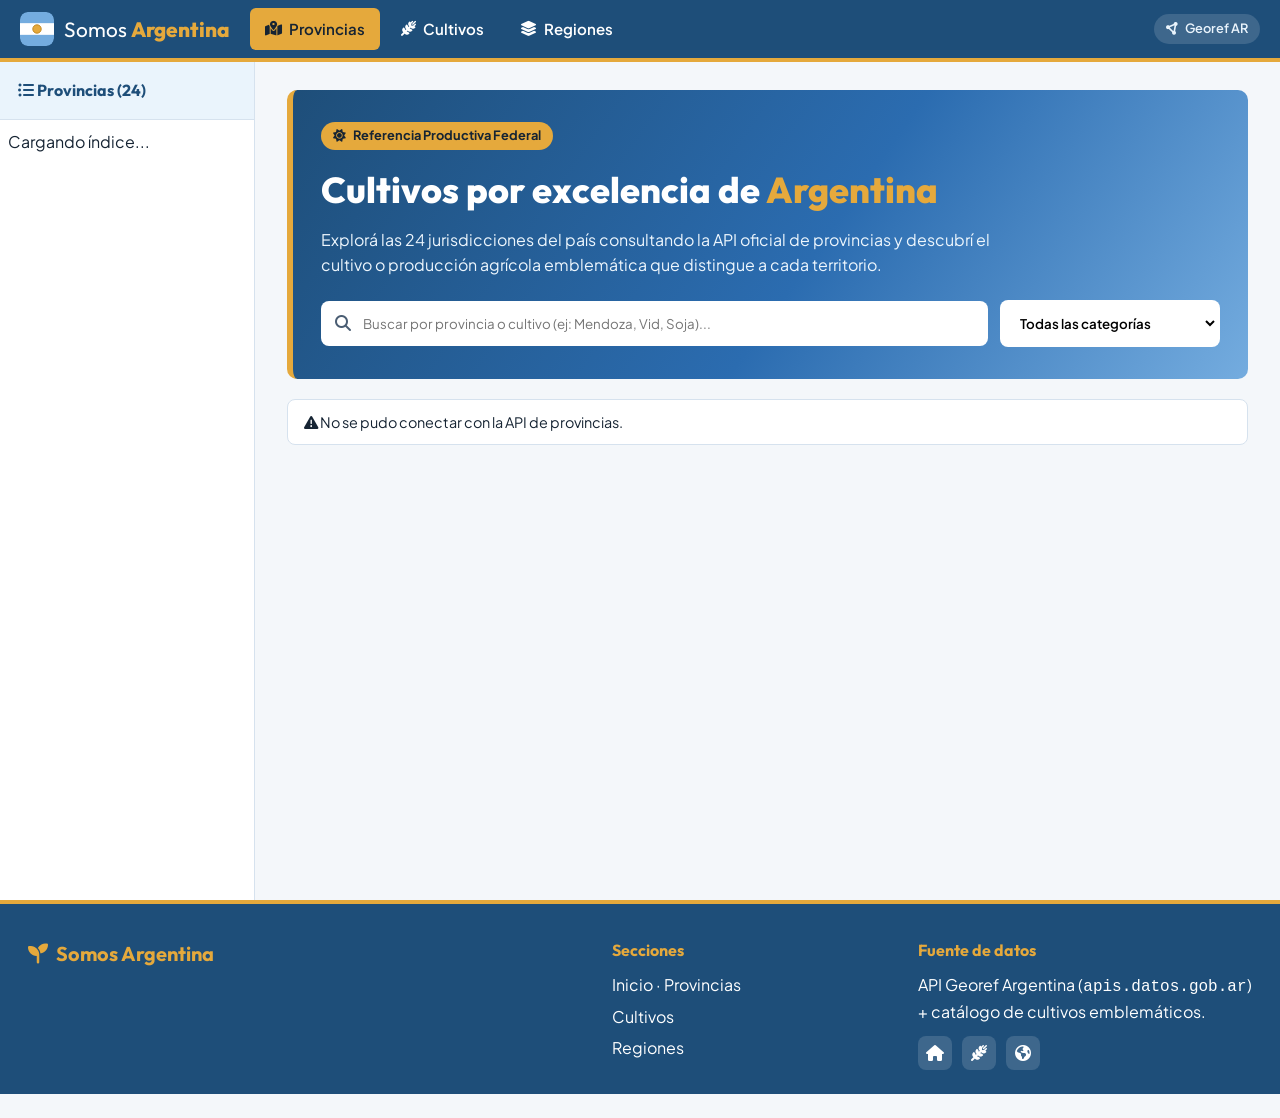
<file: tp2-front/index.html>
<!DOCTYPE html>
<html lang="es-AR">
<head>
  <meta charset="UTF-8" />
  <meta name="viewport" content="width=device-width, initial-scale=1.0" />
  <title>Somos Argentina — Cultivos por excelencia</title>
  <link rel="preconnect" href="https://fonts.googleapis.com" />
  <link rel="preconnect" href="https://fonts.gstatic.com" crossorigin />
  <link href="https://fonts.googleapis.com/css2?family=Outfit:wght@400;600;700;800&family=Plus+Jakarta+Sans:wght@400;500;600;700&display=swap" rel="stylesheet" />
  <link rel="stylesheet" href="https://cdnjs.cloudflare.com/ajax/libs/font-awesome/6.5.1/css/all.min.css" />
  <link rel="stylesheet" href="css/styles.css" />
</head>
<body>
  <header class="top-nav">
    <div class="nav-left">
      <button id="btn-menu-sidebar" class="btn-icon-menu" aria-label="Abrir índice de provincias" title="Índice de provincias">
        <i class="fa-solid fa-bars"></i>
      </button>
      <a href="index.html" class="brand-logo">
        <img src="img/logo.svg" alt="Logo Somos Argentina" class="brand-logo-img" />
        <span class="brand-text">Somos <strong>Argentina</strong></span>
      </a>
      <nav class="main-links" aria-label="Navegación principal">
        <a href="index.html" class="nav-link active"><i class="fa-solid fa-map-location-dot"></i> Provincias</a>
        <a href="cultivos.html" class="nav-link"><i class="fa-solid fa-wheat-awn"></i> Cultivos</a>
        <a href="regiones.html" class="nav-link"><i class="fa-solid fa-layer-group"></i> Regiones</a>
      </nav>
    </div>
    <div class="nav-right">
      <span class="api-pill" title="Datos geográficos vía API Georef AR">
        <i class="fa-solid fa-circle-nodes"></i> Georef AR
      </span>
    </div>
  </header>

  <div class="workspace-layout">
    <aside id="sidebar-provincias" class="sidebar-index" aria-label="Índice de provincias argentinas">
      <div class="sidebar-header">
        <h2><i class="fa-solid fa-list-ul"></i> Provincias (24)</h2>
        <button id="btn-cerrar-sidebar" class="btn-close-sidebar" aria-label="Cerrar menú">
          <i class="fa-solid fa-xmark"></i>
        </button>
      </div>

      <!-- Enlaces de navegación visibles en el menú hamburguesa (mobile/tablet) -->
      <nav class="mobile-nav-links" aria-label="Secciones en menú móvil">
        <a href="index.html" class="mobile-nav-link active"><i class="fa-solid fa-map-location-dot"></i> Provincias</a>
        <a href="cultivos.html" class="mobile-nav-link"><i class="fa-solid fa-wheat-awn"></i> Cultivos</a>
        <a href="regiones.html" class="mobile-nav-link"><i class="fa-solid fa-layer-group"></i> Regiones</a>
      </nav>

      <ul id="lista-indice-provincias" class="sidebar-list">
        <li class="sidebar-loading">Cargando índice...</li>
      </ul>
    </aside>

    <div id="sidebar-backdrop" class="sidebar-backdrop"></div>

    <main class="main-content">
      <section class="hero-banner">
        <div class="hero-content">
          <span class="hero-kicker"><i class="fa-solid fa-sun"></i> Referencia Productiva Federal</span>
          <h1>Cultivos por excelencia de <span>Argentina</span></h1>
          <p>Explorá las 24 jurisdicciones del país consultando la API oficial de provincias y descubrí el cultivo o producción agrícola emblemática que distingue a cada territorio.</p>
          <div class="controles-busqueda">
            <div class="input-buscador">
              <i class="fa-solid fa-magnifying-glass"></i>
              <input type="search" id="buscador-provincia" placeholder="Buscar por provincia o cultivo (ej: Mendoza, Vid, Soja)..." aria-label="Buscar por provincia o cultivo" />
            </div>
            <select id="filtro-categoria" class="select-categoria" aria-label="Filtrar por categoría">
              <option value="TODAS">Todas las categorías</option>
              <option value="Granos y oleaginosas">Granos y oleaginosas</option>
              <option value="Vitivinicultura">Vitivinicultura</option>
              <option value="Fruticultura">Fruticultura</option>
              <option value="Cultivos industriales">Cultivos industriales</option>
              <option value="Economía regional">Economía regional</option>
            </select>
          </div>
        </div>
      </section>

      <section class="status-bar" aria-live="polite">
        <div id="estado-carga" class="estado-texto"><i class="fa-solid fa-spinner fa-spin"></i> Consultando API de provincias de Argentina...</div>
        <div id="contador-resultados" class="contador-resultados"></div>
      </section>

      <section class="provincias-section">
        <div id="contenedor-provincias" class="provincias-grid"></div>
      </section>
    </main>
  </div>

  <footer class="site-footer">
    <div class="footer-inner">
      <div class="footer-brand">
        <div class="footer-title"><i class="fa-solid fa-seedling"></i><span>Somos Argentina</span></div>
       
      </div>
      <div class="footer-links">
        <h4>Secciones</h4>
        <ul>
          <li><a href="index.html">Inicio · Provincias</a></li>
          <li><a href="cultivos.html">Cultivos</a></li>
          <li><a href="regiones.html">Regiones</a></li>
        </ul>
      </div>
      <div class="footer-meta">
        <h4>Fuente de datos</h4>
        <p>API Georef Argentina (<code>apis.datos.gob.ar</code>) + catálogo de cultivos emblemáticos.</p>
        <div class="footer-socials" aria-label="Enlaces del proyecto">
          <a href="index.html" title="Inicio"><i class="fa-solid fa-house"></i></a>
          <a href="cultivos.html" title="Cultivos"><i class="fa-solid fa-wheat-awn"></i></a>
          <a href="regiones.html" title="Regiones"><i class="fa-solid fa-earth-americas"></i></a>
        </div>
      </div>
    </div>
  </footer>

  <script src="js/scripts.js"></script>
</body>
</html>
</file>
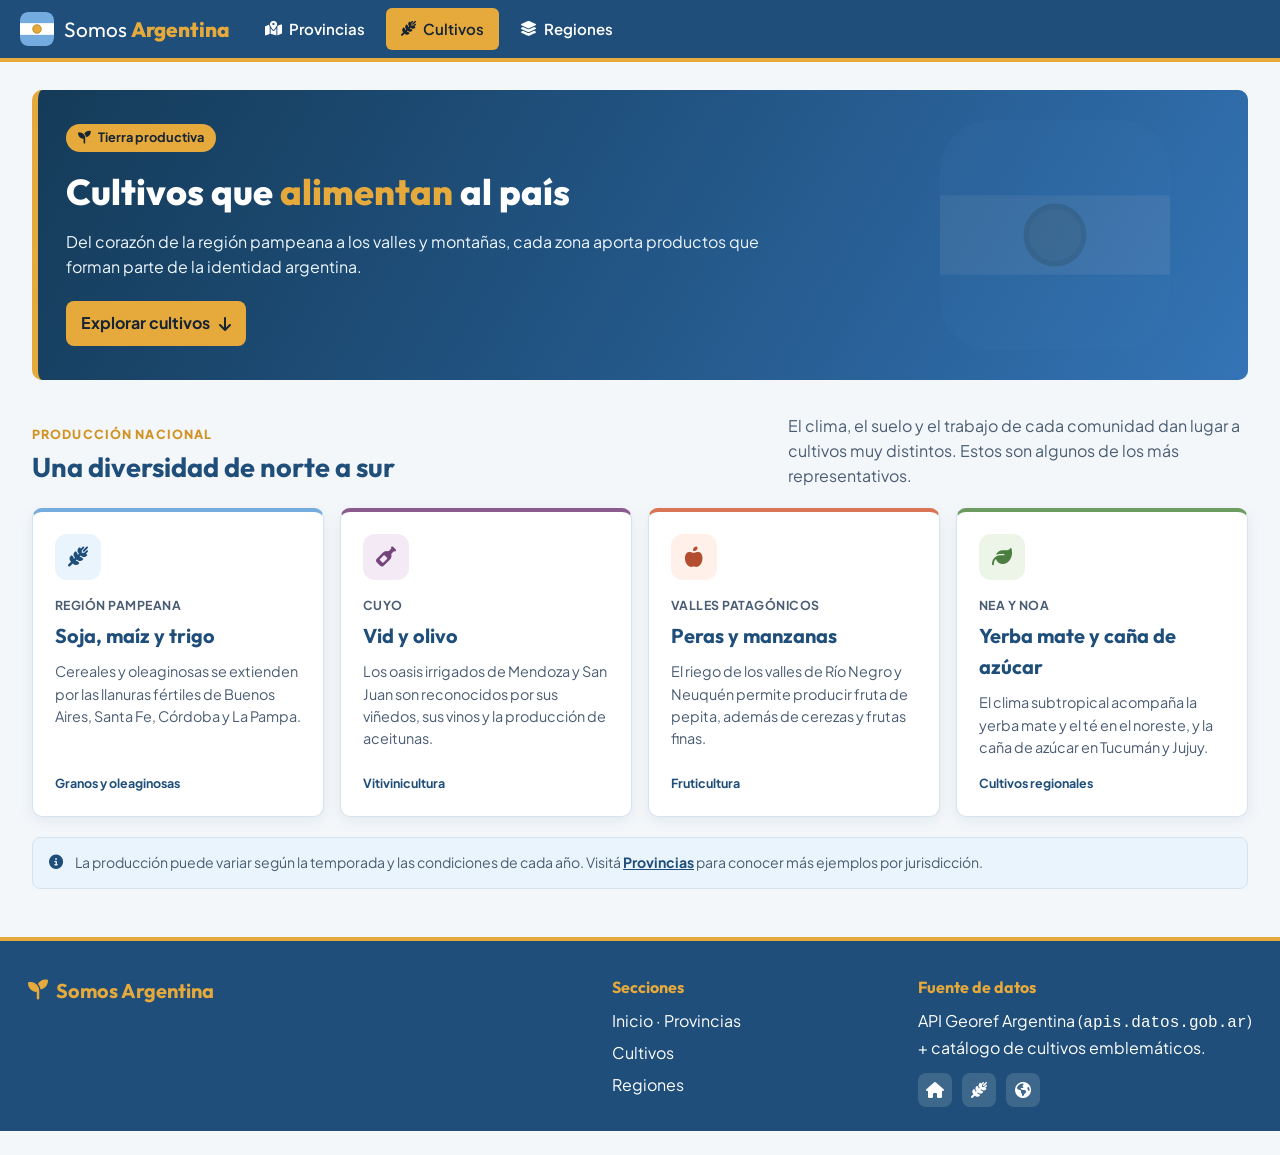
<file: tp2-front/cultivos.html>
<!DOCTYPE html>
<html lang="es-AR">
<head>
  <meta charset="UTF-8" />
  <meta name="viewport" content="width=device-width, initial-scale=1.0" />
  <meta name="description" content="Conocé algunos de los principales cultivos de Argentina y las regiones donde se producen." />
  <title>Cultivos de Argentina — Somos Argentina</title>
  <link rel="preconnect" href="https://fonts.googleapis.com" />
  <link rel="preconnect" href="https://fonts.gstatic.com" crossorigin />
  <link href="https://fonts.googleapis.com/css2?family=Outfit:wght@400;600;700;800&family=Plus+Jakarta+Sans:wght@400;500;600;700&display=swap" rel="stylesheet" />
  <link rel="stylesheet" href="https://cdnjs.cloudflare.com/ajax/libs/font-awesome/6.5.1/css/all.min.css" />
  <link rel="stylesheet" href="css/styles.css" />
</head>
<body>
  <header class="top-nav">
    <div class="nav-left">
      <a href="index.html" class="brand-logo">
        <img src="img/logo.svg" alt="" class="brand-logo-img" />
        <span class="brand-text">Somos <strong>Argentina</strong></span>
      </a>
      <nav class="main-links" aria-label="Navegación principal">
        <a href="index.html" class="nav-link"><i class="fa-solid fa-map-location-dot"></i> Provincias</a>
        <a href="cultivos.html" class="nav-link active" aria-current="page"><i class="fa-solid fa-wheat-awn"></i> Cultivos</a>
        <a href="regiones.html" class="nav-link"><i class="fa-solid fa-layer-group"></i> Regiones</a>
      </nav>
    </div>
  </header>

  <main class="main-content cultivos-page">
    <section class="hero-banner">
      <div class="hero-content">
        <span class="hero-kicker"><i class="fa-solid fa-seedling"></i> Tierra productiva</span>
        <h1>Cultivos que <span>alimentan</span> al país</h1>
        <p>Del corazón de la región pampeana a los valles y montañas, cada zona aporta productos que forman parte de la identidad argentina.</p>
        <a class="cultivos-cta" href="#cultivos-destacados">Explorar cultivos <i class="fa-solid fa-arrow-down"></i></a>
      </div>
    </section>

    <section class="cultivos-intro" aria-labelledby="titulo-cultivos">
      <div>
        <span class="section-eyebrow">Producción nacional</span>
        <h2 id="titulo-cultivos">Una diversidad de norte a sur</h2>
      </div>
      <p>El clima, el suelo y el trabajo de cada comunidad dan lugar a cultivos muy distintos. Estos son algunos de los más representativos.</p>
    </section>

    <section id="cultivos-destacados" class="cultivos-grid" aria-label="Cultivos destacados de Argentina">
      <article class="cultivo-card cultivo-card-granos">
        <div class="cultivo-icon"><i class="fa-solid fa-wheat-awn" aria-hidden="true"></i></div>
        <span class="cultivo-region">Región pampeana</span>
        <h3>Soja, maíz y trigo</h3>
        <p>Cereales y oleaginosas se extienden por las llanuras fértiles de Buenos Aires, Santa Fe, Córdoba y La Pampa.</p>
        <span class="cultivo-tipo">Granos y oleaginosas</span>
      </article>
      <article class="cultivo-card cultivo-card-vid">
        <div class="cultivo-icon"><i class="fa-solid fa-wine-bottle" aria-hidden="true"></i></div>
        <span class="cultivo-region">Cuyo</span>
        <h3>Vid y olivo</h3>
        <p>Los oasis irrigados de Mendoza y San Juan son reconocidos por sus viñedos, sus vinos y la producción de aceitunas.</p>
        <span class="cultivo-tipo">Vitivinicultura</span>
      </article>
      <article class="cultivo-card cultivo-card-fruta">
        <div class="cultivo-icon"><i class="fa-solid fa-apple-whole" aria-hidden="true"></i></div>
        <span class="cultivo-region">Valles patagónicos</span>
        <h3>Peras y manzanas</h3>
        <p>El riego de los valles de Río Negro y Neuquén permite producir fruta de pepita, además de cerezas y frutas finas.</p>
        <span class="cultivo-tipo">Fruticultura</span>
      </article>
      <article class="cultivo-card cultivo-card-industrial">
        <div class="cultivo-icon"><i class="fa-solid fa-leaf" aria-hidden="true"></i></div>
        <span class="cultivo-region">NEA y NOA</span>
        <h3>Yerba mate y caña de azúcar</h3>
        <p>El clima subtropical acompaña la yerba mate y el té en el noreste, y la caña de azúcar en Tucumán y Jujuy.</p>
        <span class="cultivo-tipo">Cultivos regionales</span>
      </article>
    </section>

    <aside class="cultivos-note">
      <i class="fa-solid fa-circle-info" aria-hidden="true"></i>
      <p>La producción puede variar según la temporada y las condiciones de cada año. Visitá <a href="index.html">Provincias</a> para conocer más ejemplos por jurisdicción.</p>
    </aside>
  </main>

    <footer class="site-footer">
    <div class="footer-inner">
      <div class="footer-brand">
        <div class="footer-title"><i class="fa-solid fa-seedling"></i><span>Somos Argentina</span></div>
       
      </div>
      <div class="footer-links">
        <h4>Secciones</h4>
        <ul>
          <li><a href="index.html">Inicio · Provincias</a></li>
          <li><a href="cultivos.html">Cultivos</a></li>
          <li><a href="regiones.html">Regiones</a></li>
        </ul>
      </div>
      <div class="footer-meta">
        <h4>Fuente de datos</h4>
        <p>API Georef Argentina (<code>apis.datos.gob.ar</code>) + catálogo de cultivos emblemáticos.</p>
        <div class="footer-socials" aria-label="Enlaces del proyecto">
          <a href="index.html" title="Inicio"><i class="fa-solid fa-house"></i></a>
          <a href="cultivos.html" title="Cultivos"><i class="fa-solid fa-wheat-awn"></i></a>
          <a href="regiones.html" title="Regiones"><i class="fa-solid fa-earth-americas"></i></a>
        </div>
      </div>
    </div>
  </footer>
</body>
</html>
</file>
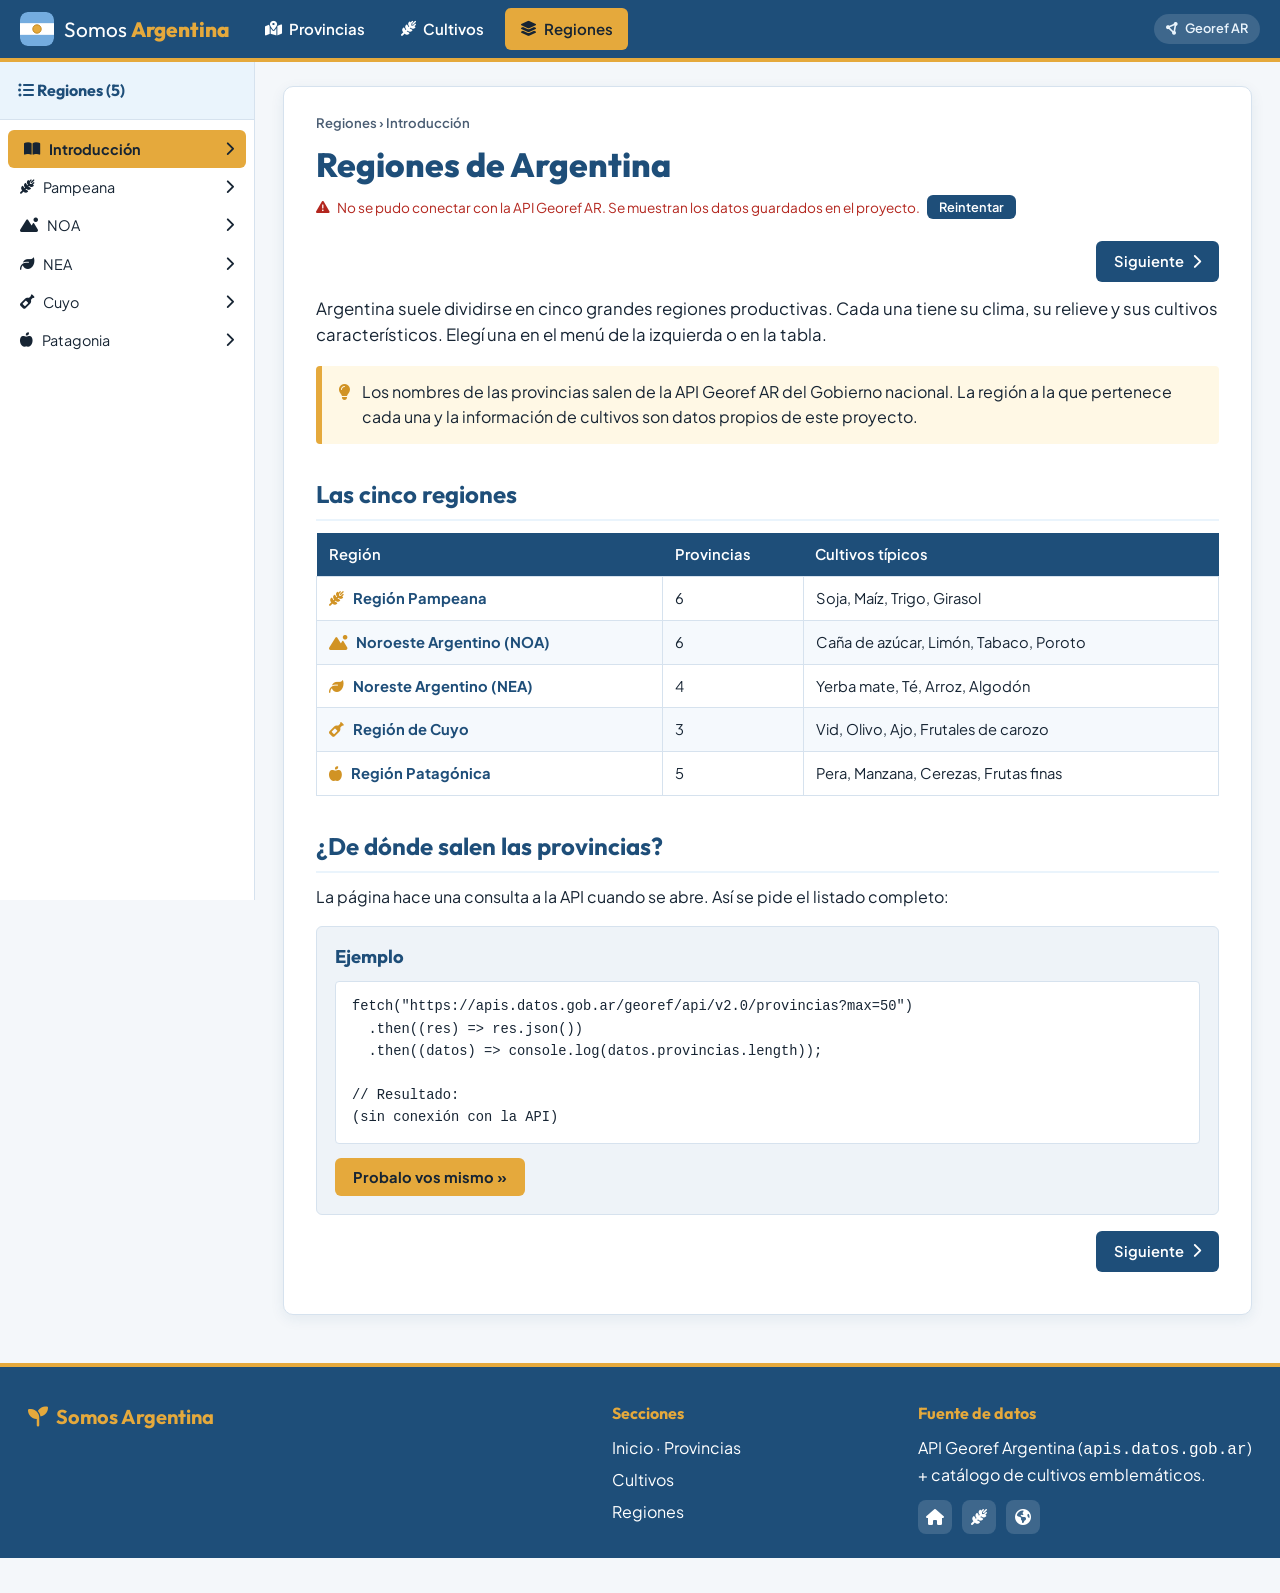
<file: tp2-front/regiones.html>
<!DOCTYPE html>
<html lang="es-AR">
<head>
  <meta charset="UTF-8" />
  <meta name="viewport" content="width=device-width, initial-scale=1.0" />
  <meta name="description" content="Las cinco regiones de Argentina, sus provincias y los cultivos que se producen en cada una." />
  <title>Regiones — Somos Argentina</title>
  <link rel="preconnect" href="https://fonts.googleapis.com" />
  <link rel="preconnect" href="https://fonts.gstatic.com" crossorigin />
  <link href="https://fonts.googleapis.com/css2?family=Outfit:wght@400;600;700;800&family=Plus+Jakarta+Sans:wght@400;500;600;700&display=swap" rel="stylesheet" />
  <link rel="stylesheet" href="https://cdnjs.cloudflare.com/ajax/libs/font-awesome/6.5.1/css/all.min.css" />
  <link rel="stylesheet" href="css/styles.css" />
</head>
<body>
  <header class="top-nav">
    <div class="nav-left">
      <button id="btn-menu-sidebar" class="btn-icon-menu" aria-label="Abrir índice de regiones" title="Índice de regiones">
        <i class="fa-solid fa-bars"></i>
      </button>
      <a href="index.html" class="brand-logo">
        <img src="img/logo.svg" alt="Logo Somos Argentina" class="brand-logo-img" />
        <span class="brand-text">Somos <strong>Argentina</strong></span>
      </a>
      <nav class="main-links" aria-label="Navegación principal">
        <a href="index.html" class="nav-link"><i class="fa-solid fa-map-location-dot"></i> Provincias</a>
        <a href="cultivos.html" class="nav-link"><i class="fa-solid fa-wheat-awn"></i> Cultivos</a>
        <a href="regiones.html" class="nav-link active" aria-current="page"><i class="fa-solid fa-layer-group"></i> Regiones</a>
      </nav>
    </div>
    <div class="nav-right">
      <span class="api-pill" title="Datos geográficos vía API Georef AR">
        <i class="fa-solid fa-circle-nodes"></i> Georef AR
      </span>
    </div>
  </header>

  <div class="workspace-layout">
    <aside id="sidebar-regiones" class="sidebar-index" aria-label="Índice de regiones">
      <div class="sidebar-header">
        <h2><i class="fa-solid fa-list-ul"></i> Regiones (5)</h2>
        <button id="btn-cerrar-sidebar" class="btn-close-sidebar" aria-label="Cerrar menú">
          <i class="fa-solid fa-xmark"></i>
        </button>
      </div>

      <!-- Enlaces de navegación visibles en el menú hamburguesa (mobile/tablet) -->
      <nav class="mobile-nav-links" aria-label="Secciones en menú móvil">
        <a href="index.html" class="mobile-nav-link"><i class="fa-solid fa-map-location-dot"></i> Provincias</a>
        <a href="cultivos.html" class="mobile-nav-link"><i class="fa-solid fa-wheat-awn"></i> Cultivos</a>
        <a href="regiones.html" class="mobile-nav-link active"><i class="fa-solid fa-layer-group"></i> Regiones</a>
      </nav>

      <ul id="lista-indice-regiones" class="sidebar-list">
        <li class="sidebar-loading">Cargando índice...</li>
      </ul>
    </aside>

    <div id="sidebar-backdrop" class="sidebar-backdrop"></div>

    <main class="main-content regiones-page">
      <article id="contenido-regiones" class="tuto-contenido" aria-live="polite">
        <p class="api-estado"><i class="fa-solid fa-spinner fa-spin"></i> Cargando...</p>
      </article>
    </main>
  </div>

  <footer class="site-footer">
    <div class="footer-inner">
      <div class="footer-brand">
        <div class="footer-title"><i class="fa-solid fa-seedling"></i><span>Somos Argentina</span></div>
      </div>
      <div class="footer-links">
        <h4>Secciones</h4>
        <ul>
          <li><a href="index.html">Inicio · Provincias</a></li>
          <li><a href="cultivos.html">Cultivos</a></li>
          <li><a href="regiones.html">Regiones</a></li>
        </ul>
      </div>
      <div class="footer-meta">
        <h4>Fuente de datos</h4>
        <p>API Georef Argentina (<code>apis.datos.gob.ar</code>) + catálogo de cultivos emblemáticos.</p>
        <div class="footer-socials" aria-label="Enlaces del proyecto">
          <a href="index.html" title="Inicio"><i class="fa-solid fa-house"></i></a>
          <a href="cultivos.html" title="Cultivos"><i class="fa-solid fa-wheat-awn"></i></a>
          <a href="regiones.html" title="Regiones"><i class="fa-solid fa-earth-americas"></i></a>
        </div>
      </div>
    </div>
  </footer>

  <script src="js/regiones.js"></script>
</body>
</html>
</file>
<file: tp2-front/css/styles.css>
/*///////////////// AJUSTES GENERALES//////////////////*/
:root {
  --celeste-bandera: #74ACDF;
  --celeste-oscuro: #1E4E79;
  --celeste-suave: #EAF4FC;
  --sol-dorado: #E5A93C;
  --sol-dorado-hover: #D19324;
  --blanco-puro: #FFFFFF;
  --fondo-general: #F4F7FA;
  --texto-principal: #162433;
  --texto-secundario: #4A5D73;
  --borde-suave: #D6E2EE;
  --sombra-card: 0 4px 14px rgba(30, 78, 121, 0.08);
  --sombra-hover: 0 10px 24px rgba(30, 78, 121, 0.16);
  --radio-borde: 10px;
  --transicion: all 0.25s ease;
}

* {
  box-sizing: border-box;
  margin: 0;
  padding: 0;
}

html {
  scroll-behavior: smooth;
  font-size: 16px;
  overflow-x: hidden;
}

body {
  font-family: "Plus Jakarta Sans", sans-serif;
  background-color: var(--fondo-general);
  color: var(--texto-principal);
  line-height: 1.55;
  min-height: 100vh;
  display: flex;
  flex-direction: column;
  overflow-x: hidden;
  width: 100%;
}

h1, h2, h3, h4, .brand-logo {
  font-family: "Outfit", sans-serif;
}

a {
  color: inherit;
  text-decoration: none;
}

ul {
  list-style: none;
}

/*__________________Navegación Superior (Estilo W3Schools)____________________________*/
.top-nav {
  position: sticky;
  top: 0;
  z-index: 100;
  width: 100%;
  background-color: var(--celeste-oscuro);
  color: var(--blanco-puro);
  border-bottom: 4px solid var(--sol-dorado);
  padding: 0 20px;
  min-height: 62px;
  display: flex;
  align-items: center;
  justify-content: space-between;
  gap: 16px;
}

.nav-left {
  display: flex;
  align-items: center;
  gap: 20px;
  min-width: 0;
}

.btn-icon-menu {
  display: none;
  background: transparent;
  border: 1px solid rgba(255, 255, 255, 0.28);
  color: var(--blanco-puro);
  width: 38px;
  height: 38px;
  border-radius: 8px;
  cursor: pointer;
  flex-shrink: 0;
}

.brand-logo {
  display: flex;
  align-items: center;
  gap: 10px;
  font-size: 1.3rem;
  white-space: nowrap;
}

.brand-logo-img {
  width: 34px;
  height: 34px;
  border-radius: 8px;
  flex-shrink: 0;
}

.brand-text strong {
  color: var(--sol-dorado);
  font-weight: 800;
}

.main-links {
  display: flex;
  align-items: center;
  gap: 6px;
}

.nav-link {
  display: inline-flex;
  align-items: center;
  gap: 7px;
  padding: 9px 15px;
  border-radius: 6px;
  font-size: 0.94rem;
  font-weight: 600;
  color: var(--blanco-puro);
  transition: var(--transicion);
}

.nav-link:hover {
  background-color: var(--celeste-bandera);
  color: var(--texto-principal);
}

.nav-link.active {
  background-color: var(--sol-dorado);
  color: var(--texto-principal);
}

.api-pill {
  display: inline-flex;
  align-items: center;
  gap: 6px;
  background-color: rgba(255, 255, 255, 0.14);
  padding: 5px 12px;
  border-radius: 999px;
  font-size: 0.8rem;
  font-weight: 600;
  color: var(--celeste-suave);
  white-space: nowrap;
}

/*__________________Layout Principal y Sidebar (Estilo W3Schools)____________________________*/
.workspace-layout {
  display: flex;
  flex: 1;
  min-height: calc(100vh - 62px);
  width: 100%;
}

.sidebar-index {
  width: 255px;
  flex-shrink: 0;
  background-color: var(--blanco-puro);
  border-right: 1px solid var(--borde-suave);
  position: sticky;
  top: 62px;
  height: calc(100vh - 62px);
  overflow-y: auto;
}

.sidebar-header {
  display: flex;
  align-items: center;
  justify-content: space-between;
  padding: 16px 18px;
  background-color: var(--celeste-suave);
  border-bottom: 1px solid var(--borde-suave);
}

.sidebar-header h2 {
  font-size: 1rem;
  color: var(--celeste-oscuro);
}

.btn-close-sidebar {
  display: none;
  background: transparent;
  border: none;
  font-size: 1.2rem;
  cursor: pointer;
}

/*__________________Navegación dentro del menú lateral (Mobile)____________________________*/
.mobile-nav-links {
  display: none;
  flex-direction: column;
  gap: 4px;
  padding: 10px 8px;
  border-bottom: 1px solid var(--borde-suave);
  background-color: #FAFCFF;
}

.mobile-nav-link {
  display: flex;
  align-items: center;
  gap: 9px;
  padding: 9px 12px;
  border-radius: 6px;
  font-size: 0.92rem;
  font-weight: 600;
  color: var(--texto-principal);
  transition: var(--transicion);
}

.mobile-nav-link:hover {
  background-color: var(--celeste-suave);
  color: var(--celeste-oscuro);
}

.mobile-nav-link.active {
  background-color: var(--sol-dorado);
  color: var(--texto-principal);
}

.sidebar-list {
  padding: 10px 8px;
}

.sidebar-list li a {
  display: flex;
  align-items: center;
  justify-content: space-between;
  padding: 8px 12px;
  border-radius: 6px;
  font-size: 0.9rem;
  transition: var(--transicion);
}

.sidebar-list li a:hover {
  background-color: var(--celeste-suave);
  color: var(--celeste-oscuro);
  padding-left: 16px;
}

.sidebar-backdrop {
  display: none;
  position: fixed;
  inset: 0;
  background-color: rgba(16, 30, 46, 0.5);
  z-index: 140;
}

.sidebar-backdrop.visible {
  display: block;
}

.main-content {
  flex: 1;
  padding: 28px 32px 48px;
  min-width: 0;
}

.pagina-vacia {
  min-height: 55vh;
}

/*__________________Página de cultivos____________________________*/
.cultivos-page {
  width: min(100%, 1440px);
  margin: 0 auto;
}

.cultivos-page .hero-banner {
  min-height: 290px;
  display: flex;
  align-items: center;
  background: linear-gradient(120deg, rgba(20, 58, 87, 0.96), rgba(43, 108, 176, 0.88)), url("../img/logo.svg") no-repeat 92% center / 230px, linear-gradient(125deg, var(--celeste-oscuro), var(--celeste-bandera));
}

.cultivos-page .hero-content {
  max-width: 760px;
}

.cultivos-cta {
  display: inline-flex;
  align-items: center;
  gap: 9px;
  padding: 10px 15px;
  border-radius: 8px;
  background: var(--sol-dorado);
  color: var(--texto-principal);
  font-weight: 700;
  transition: var(--transicion);
}

.cultivos-cta:hover {
  background: #f3c66f;
  transform: translateY(-2px);
}

.cultivos-intro {
  display: flex;
  align-items: end;
  justify-content: space-between;
  gap: 24px;
  margin: 34px 0 20px;
}

.cultivos-intro h2 {
  color: var(--celeste-oscuro);
  font-size: 1.7rem;
}

.cultivos-intro > p {
  max-width: 460px;
  color: var(--texto-secundario);
}

.section-eyebrow {
  color: var(--sol-dorado-hover);
  font-size: 0.78rem;
  font-weight: 800;
  letter-spacing: 0.09em;
  text-transform: uppercase;
}

.cultivos-grid {
  display: grid;
  grid-template-columns: repeat(4, minmax(0, 1fr));
  gap: 16px;
}

.cultivo-card {
  min-height: 280px;
  padding: 22px;
  background: var(--blanco-puro);
  border: 1px solid var(--borde-suave);
  border-top: 4px solid var(--celeste-bandera);
  border-radius: var(--radio-borde);
  box-shadow: var(--sombra-card);
  display: flex;
  flex-direction: column;
  align-items: flex-start;
  transition: var(--transicion);
}

.cultivo-card:hover {
  transform: translateY(-4px);
  box-shadow: var(--sombra-hover);
}

.cultivo-card-vid { border-top-color: #8b5b8e; }
.cultivo-card-fruta { border-top-color: #d97554; }
.cultivo-card-industrial { border-top-color: #6c9c61; }

.cultivo-icon {
  width: 46px;
  height: 46px;
  display: grid;
  place-items: center;
  margin-bottom: 16px;
  border-radius: 12px;
  background: var(--celeste-suave);
  color: var(--celeste-oscuro);
  font-size: 1.25rem;
}

.cultivo-card-vid .cultivo-icon { background: #f4eaf5; color: #74447a; }
.cultivo-card-fruta .cultivo-icon { background: #fff0e9; color: #b34e30; }
.cultivo-card-industrial .cultivo-icon { background: #edf5e9; color: #4c7d41; }

.cultivo-region {
  color: var(--texto-secundario);
  font-size: 0.77rem;
  font-weight: 700;
  text-transform: uppercase;
  letter-spacing: 0.04em;
}

.cultivo-card h3 {
  margin: 5px 0 9px;
  color: var(--celeste-oscuro);
  font-size: 1.25rem;
}

.cultivo-card p {
  color: var(--texto-secundario);
  font-size: 0.9rem;
}

.cultivo-tipo {
  margin-top: auto;
  padding-top: 16px;
  color: var(--celeste-oscuro);
  font-size: 0.78rem;
  font-weight: 700;
}

.cultivos-note {
  display: flex;
  align-items: flex-start;
  gap: 12px;
  margin-top: 20px;
  padding: 14px 16px;
  border: 1px solid var(--borde-suave);
  border-radius: 8px;
  background: var(--celeste-suave);
  color: var(--texto-secundario);
  font-size: 0.88rem;
}

.cultivos-note > i { color: var(--celeste-oscuro); margin-top: 3px; }
.cultivos-note a { color: var(--celeste-oscuro); font-weight: 700; text-decoration: underline; }

@media (max-width: 1000px) {
  .cultivos-grid { grid-template-columns: repeat(2, minmax(0, 1fr)); }
}

@media (max-width: 600px) {
  .cultivos-page .hero-banner { min-height: auto; background-size: auto, 150px, auto; background-position: center, right bottom, center; }
  .cultivos-intro { align-items: flex-start; flex-direction: column; gap: 8px; margin-top: 26px; }
  .cultivos-intro h2 { font-size: 1.45rem; }
  .cultivos-grid { grid-template-columns: 1fr; }
  .cultivo-card { min-height: 240px; }
}

/*__________________Portada / Buscador____________________________*/
.hero-banner {
  background: linear-gradient(125deg, var(--celeste-oscuro) 0%, #2B6CB0 55%, var(--celeste-bandera) 100%);
  color: var(--blanco-puro);
  border-radius: var(--radio-borde);
  padding: 32px 28px;
  border-left: 6px solid var(--sol-dorado);
  margin-bottom: 20px;
}

.hero-kicker {
  display: inline-flex;
  align-items: center;
  gap: 7px;
  background-color: var(--sol-dorado);
  color: var(--texto-principal);
  font-size: 0.8rem;
  font-weight: 700;
  padding: 4px 12px;
  border-radius: 999px;
  margin-bottom: 12px;
}

.hero-banner h1 {
  font-size: 2.25rem;
  font-weight: 800;
  margin-bottom: 10px;
}

.hero-banner h1 span {
  color: var(--sol-dorado);
}

.hero-banner p {
  max-width: 720px;
  color: #EDF6FD;
  margin-bottom: 22px;
}

.controles-busqueda {
  display: flex;
  flex-wrap: wrap;
  gap: 12px;
}

.input-buscador {
  flex: 1 1 290px;
  position: relative;
  display: flex;
  align-items: center;
}

.input-buscador i {
  position: absolute;
  left: 14px;
  color: var(--texto-secundario);
}

.input-buscador input {
  width: 100%;
  padding: 12px 14px 12px 40px;
  border-radius: 8px;
  border: 2px solid transparent;
  font-family: inherit;
}

.select-categoria {
  min-width: 220px;
  padding: 12px 14px;
  border-radius: 8px;
  border: 2px solid transparent;
  font-family: inherit;
  font-weight: 600;
  background-color: var(--blanco-puro);
}

/*__________________Barra de Estado y Grilla de Provincias____________________________*/
.status-bar {
  display: flex;
  align-items: center;
  justify-content: space-between;
  flex-wrap: wrap;
  gap: 10px;
  background-color: var(--blanco-puro);
  border: 1px solid var(--borde-suave);
  border-radius: 8px;
  padding: 11px 16px;
  margin-bottom: 22px;
  font-size: 0.9rem;
}

.contador-resultados {
  font-weight: 700;
  color: var(--celeste-oscuro);
}

.provincias-grid {
  display: grid;
  grid-template-columns: repeat(3, minmax(0, 1fr));
  gap: 20px;
}

.card-provincia {
  background-color: var(--blanco-puro);
  border: 1px solid var(--borde-suave);
  border-top: 4px solid var(--celeste-bandera);
  border-radius: var(--radio-borde);
  padding: 20px;
  box-shadow: var(--sombra-card);
  display: flex;
  flex-direction: column;
  justify-content: space-between;
  gap: 14px;
  transition: var(--transicion);
}

.card-provincia:hover {
  transform: translateY(-4px);
  box-shadow: var(--sombra-hover);
  border-top-color: var(--sol-dorado);
}

.card-top {
  display: flex;
  align-items: flex-start;
  justify-content: space-between;
  gap: 10px;
}

.card-titulo {
  font-size: 1.25rem;
  font-weight: 700;
}

.card-region {
  font-size: 0.78rem;
  font-weight: 700;
  background-color: var(--celeste-suave);
  color: var(--celeste-oscuro);
  padding: 4px 10px;
  border-radius: 999px;
}

.cultivo-box {
  background-color: #FFFDF7;
  border: 1px solid #F3DFB3;
  border-left: 4px solid var(--sol-dorado);
  border-radius: 8px;
  padding: 12px;
}

.cultivo-label {
  display: block;
  font-size: 0.74rem;
  text-transform: uppercase;
  font-weight: 700;
  color: var(--sol-dorado-hover);
  margin-bottom: 4px;
}

.cultivo-nombre {
  font-family: "Outfit", sans-serif;
  font-size: 1.15rem;
  font-weight: 700;
}

.card-descripcion {
  font-size: 0.9rem;
  color: var(--texto-secundario);
}

.card-footer-meta {
  display: flex;
  align-items: center;
  justify-content: space-between;
  padding-top: 10px;
  border-top: 1px solid var(--borde-suave);
  font-size: 0.82rem;
  color: var(--texto-secundario);
}

.badge-rubro {
  background-color: var(--celeste-oscuro);
  color: var(--blanco-puro);
  padding: 3px 9px;
  border-radius: 6px;
  font-weight: 600;
  font-size: 0.76rem;
}

.mensaje-vacio {
  grid-column: 1 / -1;
  background-color: var(--blanco-puro);
  border: 1px dashed var(--borde-suave);
  border-radius: var(--radio-borde);
  padding: 36px 20px;
  text-align: center;
}

/*__________________Footer____________________________*/
.site-footer {
  background-color: var(--celeste-oscuro);
  color: var(--blanco-puro);
  border-top: 4px solid var(--sol-dorado);
  margin-top: auto;
  width: 100%;
}

.footer-inner {
  max-width: 1320px;
  margin: 0 auto;
  padding: 34px 28px 24px;
  display: grid;
  grid-template-columns: 2fr 1fr 1.2fr;
  gap: 28px;
}

.footer-title {
  display: flex;
  align-items: center;
  gap: 8px;
  font-family: "Outfit", sans-serif;
  font-size: 1.25rem;
  font-weight: 700;
  color: var(--sol-dorado);
  margin-bottom: 10px;
}

.footer-links h4,
.footer-meta h4 {
  font-size: 1rem;
  color: var(--sol-dorado);
  margin-bottom: 10px;
}

.footer-links li {
  margin-bottom: 7px;
}

.footer-links a:hover {
  color: var(--sol-dorado);
}

.footer-socials {
  display: flex;
  gap: 10px;
  margin-top: 12px;
}

.footer-socials a {
  width: 34px;
  height: 34px;
  border-radius: 8px;
  background-color: rgba(255, 255, 255, 0.14);
  display: inline-flex;
  align-items: center;
  justify-content: center;
}

/*=========================
    Media Queries
=========================*/
/* Tablet horizontal */
@media (max-width: 1080px) {
  .provincias-grid {
    grid-template-columns: repeat(2, minmax(0, 1fr));
  }
}

/* Tablet vertical */
@media (max-width: 768px) {
  .btn-icon-menu {
    display: inline-flex;
    align-items: center;
    justify-content: center;
  }

  .main-links {
    display: none;
  }

  .mobile-nav-links {
    display: flex;
  }

  .sidebar-index {
    position: fixed;
    top: 0;
    left: -280px;
    height: 100vh;
    z-index: 150;
    transition: left 0.28s ease;
  }

  .sidebar-index.abierto {
    left: 0;
  }

  .btn-close-sidebar {
    display: inline-flex;
  }

  .provincias-grid {
    grid-template-columns: 1fr;
  }

  .footer-inner {
    grid-template-columns: 1fr;
  }
}

/* Mobil 1 */
@media (max-width: 480px) {
  html {
    font-size: 15px;
  }

  .main-content {
    padding: 20px 16px 36px;
  }

  .hero-banner {
    padding: 24px 18px;
  }

  .api-pill {
    display: none;
  }

  .hero-banner h1 {
    font-size: 1.65rem;
  }
}

/* Mobil 2 */
@media (max-width: 375px) {
  html {
    font-size: 14px;
  }

  .main-content {
    padding: 16px 12px 32px;
  }

  .hero-banner h1 {
    font-size: 1.45rem;
  }
}

/* Botón "Ver en el mapa" */
.btn-mapa {
  display: inline-flex;
  align-items: center;
  justify-content: center;
  gap: 8px;
  padding: 9px 14px;
  background-color: var(--celeste-suave);
  color: var(--celeste-oscuro);
  border: 1px solid var(--borde-suave);
  border-radius: var(--radio-borde);
  font-size: 0.86rem;
  font-weight: 600;
  text-decoration: none;
  transition: var(--transicion);
}

.btn-mapa:hover {
  background-color: var(--sol-dorado);
  color: var(--texto-principal);
  border-color: var(--sol-dorado);
}

/* Acciones de la tarjeta y departamentos */
.card-acciones {
  display: flex;
  flex-wrap: wrap;
  gap: 8px;
}

.card-acciones .btn-mapa,
.card-acciones .btn-deptos {
  flex: 1 1 150px;
}

.btn-deptos {
  display: inline-flex;
  align-items: center;
  justify-content: center;
  gap: 8px;
  padding: 9px 14px;
  background-color: var(--celeste-oscuro);
  color: var(--blanco-puro);
  border: 1px solid var(--celeste-oscuro);
  border-radius: var(--radio-borde);
  font-family: inherit;
  font-size: 0.86rem;
  font-weight: 600;
  cursor: pointer;
  transition: var(--transicion);
}

.btn-deptos:hover {
  background-color: var(--sol-dorado);
  color: var(--texto-principal);
  border-color: var(--sol-dorado);
}

.panel-deptos {
  background-color: var(--celeste-suave);
  border: 1px solid var(--borde-suave);
  border-radius: var(--radio-borde);
  padding: 12px 14px;
  font-size: 0.86rem;
  color: var(--texto-secundario);
}

.panel-deptos[hidden] {
  display: none;
}

.deptos-titulo {
  font-weight: 700;
  color: var(--celeste-oscuro);
  margin-bottom: 8px;
}

.lista-deptos {
  list-style: none;
  max-height: 180px;
  overflow-y: auto;
  display: flex;
  flex-wrap: wrap;
  gap: 6px;
}

.lista-deptos li {
  background-color: var(--blanco-puro);
  border: 1px solid var(--borde-suave);
  border-radius: 6px;
  padding: 3px 8px;
  font-size: 0.8rem;
  color: var(--texto-principal);
}

.deptos-error {
  color: #b3261e;
}

/*__________________Página de regiones (estilo W3Schools)____________________________*/
.sidebar-list li a.active {
  background-color: var(--sol-dorado);
  color: var(--texto-principal);
  font-weight: 700;
  padding-left: 16px;
}

.sidebar-list li a span {
  display: inline-flex;
  align-items: center;
  gap: 9px;
}

.regiones-page {
  padding: 24px 28px 48px;
}

.tuto-contenido {
  max-width: 980px;
  background-color: var(--blanco-puro);
  border: 1px solid var(--borde-suave);
  border-radius: var(--radio-borde);
  padding: 26px 32px 32px;
  box-shadow: var(--sombra-card);
}

.tuto-contenido h1 {
  display: flex;
  align-items: center;
  gap: 12px;
  color: var(--celeste-oscuro);
  font-size: 2.1rem;
  font-weight: 800;
  line-height: 1.2;
  margin-bottom: 8px;
}

.tuto-contenido h1 i {
  color: var(--sol-dorado);
  font-size: 1.7rem;
}

.tuto-contenido h2 {
  color: var(--celeste-oscuro);
  font-size: 1.5rem;
  margin: 32px 0 12px;
  padding-bottom: 6px;
  border-bottom: 2px solid var(--celeste-suave);
}

.tuto-contenido > p {
  margin-bottom: 12px;
}

.tuto-breadcrumb {
  color: var(--texto-secundario);
  font-size: 0.82rem;
  font-weight: 600;
  margin-bottom: 6px;
}

.tuto-lead {
  font-size: 1.05rem;
  color: var(--texto-principal);
  margin: 14px 0;
}

/* Estado de la conexión con la API */
.api-estado {
  display: inline-flex;
  align-items: center;
  flex-wrap: wrap;
  gap: 7px;
  font-size: 0.85rem;
  color: var(--texto-secundario);
  margin-bottom: 14px;
}

.api-estado-ok { color: #2f7d4a; }
.api-estado-error { color: #b3261e; }

.btn-reintentar {
  background-color: var(--celeste-oscuro);
  color: var(--blanco-puro);
  border: none;
  border-radius: 6px;
  padding: 4px 12px;
  font-family: inherit;
  font-size: 0.8rem;
  font-weight: 600;
  cursor: pointer;
  transition: var(--transicion);
}

.btn-reintentar:hover {
  background-color: var(--sol-dorado);
  color: var(--texto-principal);
}

/* Botones Anterior / Siguiente */
.tuto-nav {
  display: flex;
  align-items: center;
  justify-content: space-between;
  gap: 10px;
  margin: 10px 0;
}

.tuto-btn {
  display: inline-flex;
  align-items: center;
  gap: 8px;
  padding: 9px 18px;
  background-color: var(--celeste-oscuro);
  color: var(--blanco-puro);
  border-radius: 6px;
  font-size: 0.92rem;
  font-weight: 600;
  transition: var(--transicion);
}

.tuto-btn:hover {
  background-color: var(--sol-dorado);
  color: var(--texto-principal);
}

/* Datos rápidos de la región */
.tuto-datos {
  display: grid;
  grid-template-columns: repeat(3, minmax(0, 1fr));
  gap: 12px;
  margin: 18px 0;
}

.tuto-datos > div {
  background-color: var(--celeste-suave);
  border: 1px solid var(--borde-suave);
  border-top: 4px solid var(--celeste-bandera);
  border-radius: 8px;
  padding: 12px 14px;
}

.tuto-datos span {
  display: block;
  font-size: 0.74rem;
  font-weight: 700;
  text-transform: uppercase;
  letter-spacing: 0.04em;
  color: var(--texto-secundario);
  margin-bottom: 2px;
}

.tuto-datos strong {
  font-family: "Outfit", sans-serif;
  color: var(--celeste-oscuro);
  font-size: 1.05rem;
}

/* Cuadro de nota / dato curioso */
.tuto-nota {
  display: flex;
  align-items: flex-start;
  gap: 12px;
  background-color: #FFF8E5;
  border-left: 6px solid var(--sol-dorado);
  border-radius: 4px;
  padding: 14px 16px;
  margin: 18px 0;
}

.tuto-nota > i {
  color: var(--sol-dorado-hover);
  margin-top: 4px;
}

/* Tablas */
.tabla-scroll {
  overflow-x: auto;
  margin: 12px 0;
}

.tuto-tabla {
  width: 100%;
  min-width: 620px;
  border-collapse: collapse;
  font-size: 0.92rem;
}

.tuto-tabla th {
  background-color: var(--celeste-oscuro);
  color: var(--blanco-puro);
  text-align: left;
  padding: 10px 12px;
  font-weight: 600;
}

.tuto-tabla td {
  padding: 10px 12px;
  border: 1px solid var(--borde-suave);
  vertical-align: top;
}

.tuto-tabla tbody tr:nth-child(even) {
  background-color: #F5F9FD;
}

.tuto-tabla tbody tr:hover {
  background-color: var(--celeste-suave);
}

.tuto-sub {
  display: block;
  margin-top: 3px;
  font-size: 0.8rem;
  color: var(--texto-secundario);
}

.tuto-link {
  color: var(--celeste-oscuro);
  font-weight: 700;
}

.tuto-link i {
  margin-right: 6px;
  color: var(--sol-dorado-hover);
}

.tuto-link:hover {
  text-decoration: underline;
}

/* Cultivos como etiquetas */
.chips-cultivos {
  display: flex;
  flex-wrap: wrap;
  gap: 8px;
}

.chips-cultivos li {
  background-color: var(--celeste-suave);
  border: 1px solid var(--borde-suave);
  color: var(--celeste-oscuro);
  border-radius: 999px;
  padding: 5px 14px;
  font-size: 0.88rem;
  font-weight: 600;
}

/* Cuadro "Ejemplo" con código */
.tuto-ejemplo {
  background-color: #EEF3F8;
  border: 1px solid var(--borde-suave);
  border-radius: 6px;
  padding: 4px 18px 18px;
  margin: 16px 0;
}

.tuto-ejemplo h3 {
  color: var(--celeste-oscuro);
  font-size: 1.15rem;
  margin: 12px 0 10px;
}

.tuto-codigo {
  background-color: var(--blanco-puro);
  border: 1px solid var(--borde-suave);
  border-radius: 4px;
  padding: 14px 16px;
  margin-bottom: 14px;
  overflow-x: auto;
  font-family: Consolas, "Courier New", monospace;
  font-size: 0.86rem;
  line-height: 1.6;
}

.tuto-probar {
  display: inline-block;
  background-color: var(--sol-dorado);
  color: var(--texto-principal);
  padding: 8px 18px;
  border-radius: 6px;
  font-size: 0.92rem;
  font-weight: 700;
  transition: var(--transicion);
}

.tuto-probar:hover {
  background-color: var(--celeste-oscuro);
  color: var(--blanco-puro);
}

@media (max-width: 768px) {
  .regiones-page { padding: 18px 14px 36px; }
  .tuto-contenido { padding: 20px 18px 26px; }
  .tuto-contenido h1 { font-size: 1.7rem; }
  .tuto-datos { grid-template-columns: 1fr; }
}
</file>
